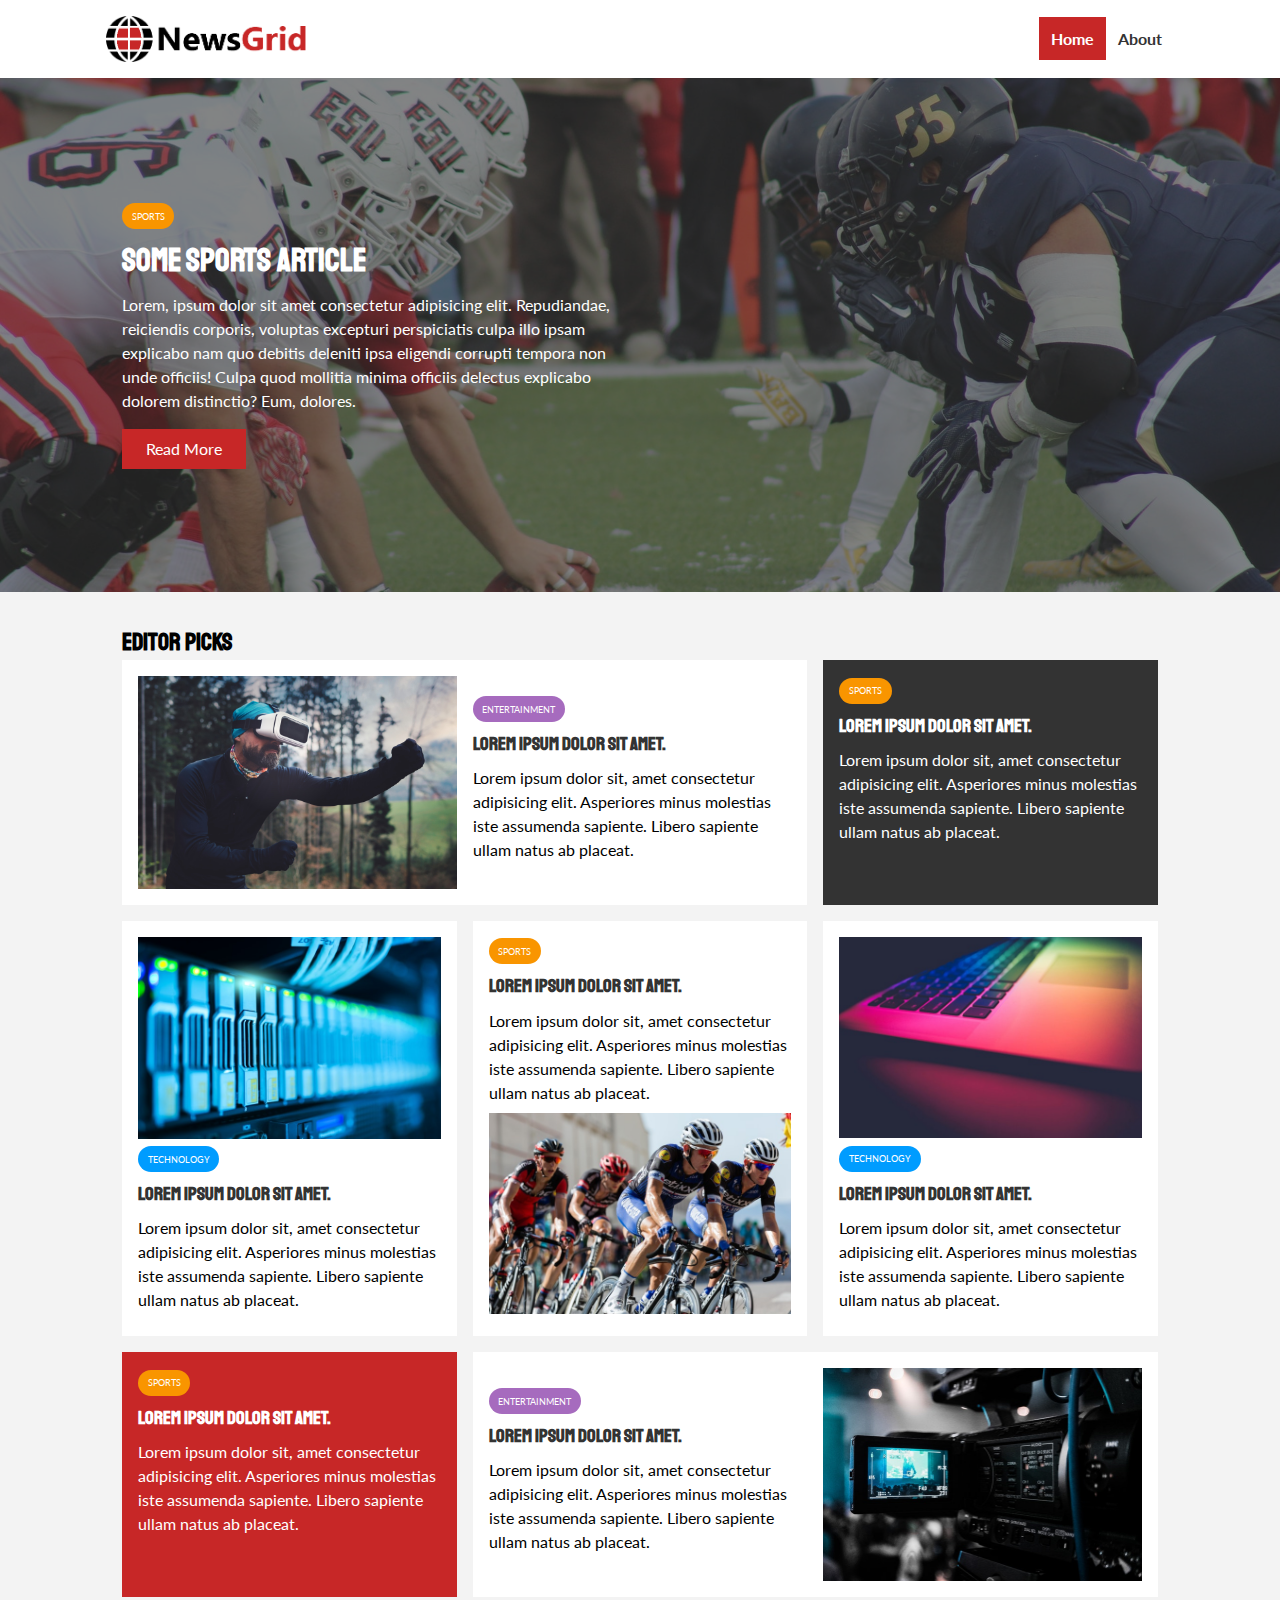
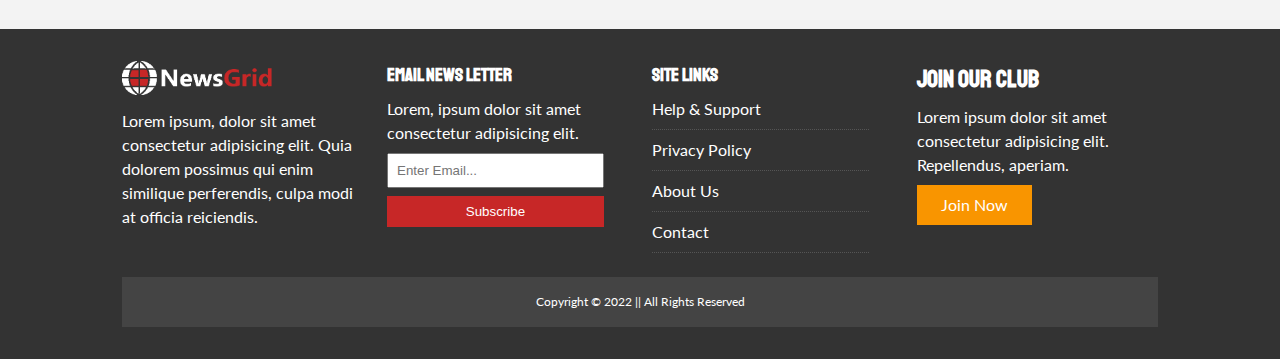
<file: index.html>
<!DOCTYPE html>
<html lang="en">
  <head>
    <meta charset="UTF-8" />
    <meta http-equiv="X-UA-Compatible" content="IE=edge" />
    <meta name="viewport" content="width=device-width, initial-scale=1.0" />
    <link
      rel="stylesheet"
      href="https://use.fontawesome.com/releases/v5.6.3/css/all.css"
      integrity="sha384-UHRtZLI+pbxtHCWp1t77Bi1L4ZtiqrqD80Kn4Z8NTSRyMA2Fd33n5dQ8lWUE00s/"
      crossorigin="anonymous"
    />
    <link
      href="https://fonts.googleapis.com/css?family=Lato|Staatliches"
      rel="stylesheet"
    />
    <link rel="stylesheet" href="./css/style.css" />
    <link
      rel="stylesheet"
      href="./css/mobile.css"
      media="screen and (max-width:768px)"
    />
    <link rel="shortcut icon" type="image/x-icon" href="favicon.ico" />
    <title>News Grid | Latest News</title>
  </head>
  <body>
    <nav id="main-nav">
      <div class="container">
        <img src="img/logo.png" alt="NewsGrid" class="logo" />
        <div class="social">
          <a href="http://facebook.com" target="_blank"
            ><i class="fab fa-facebook fa-2x"></i
          ></a>
          <a href="http://twitter.com" target="_blank"
            ><i class="fab fa-twitter fa-2x"></i
          ></a>
          <a href="http://instagram.com" target="_blank"
            ><i class="fab fa-instagram fa-2x"></i
          ></a>
          <a href="http://youtube.com" target="_blank"
            ><i class="fab fa-youtube fa-2x"></i
          ></a>
        </div>
        <ul>
          <li><a class="current" href="index.html">Home</a></li>
          <li><a href="about.html">About</a></li>
        </ul>
      </div>
    </nav>

    <!--Showcase-->
    <header id="showcase">
      <div class="container">
        <div class="showcase-container">
          <div class="showcase-content">
            <div class="category category-sports">Sports</div>
            <h1>Some Sports Article</h1>
            <p>
              Lorem, ipsum dolor sit amet consectetur adipisicing elit.
              Repudiandae, reiciendis corporis, voluptas excepturi perspiciatis
              culpa illo ipsam explicabo nam quo debitis deleniti ipsa eligendi
              corrupti tempora non unde officiis! Culpa quod mollitia minima
              officiis delectus explicabo dolorem distinctio? Eum, dolores.
            </p>
            <a href="article.html" class="btn btn-primary">Read More</a>
          </div>
        </div>
      </div>
    </header>

    <!-- Home Articles -->
    <section id="home-articles" class="py-2">
      <div class="container">
        <h2>Editor Picks</h2>
        <div class="articles-container">
          <article class="card">
            <!-- This will be a grid container -->
            <img src="./img/articles/ent1.jpg" alt="" />
            <!-- One Grid Item -->
            <div>
              <div class="category category-ent">Entertainment</div>
              <h3><a href="article.html">Lorem ipsum dolor sit amet.</a></h3>
              <p>
                Lorem ipsum dolor sit, amet consectetur adipisicing elit.
                Asperiores minus molestias iste assumenda sapiente. Libero
                sapiente ullam natus ab placeat.
              </p>
            </div>
          </article>

          <article class="card bg-dark">
            <div class="category category-sports">Sports</div>
            <h3><a href="article.html">Lorem ipsum dolor sit amet.</a></h3>
            <p>
              Lorem ipsum dolor sit, amet consectetur adipisicing elit.
              Asperiores minus molestias iste assumenda sapiente. Libero
              sapiente ullam natus ab placeat.
            </p>
          </article>

          <article class="card">
            <!-- This will be a grid container -->
            <img src="./img/articles/tech1.jpg" alt="" />
            <!-- One Grid Item -->
            <div class="category category-tech">Technology</div>
            <h3><a href="article.html">Lorem ipsum dolor sit amet.</a></h3>
            <p>
              Lorem ipsum dolor sit, amet consectetur adipisicing elit.
              Asperiores minus molestias iste assumenda sapiente. Libero
              sapiente ullam natus ab placeat.
            </p>
          </article>

          <article class="card">
            <div class="category category-sports">Sports</div>
            <h3><a href="article.html">Lorem ipsum dolor sit amet.</a></h3>
            <p>
              Lorem ipsum dolor sit, amet consectetur adipisicing elit.
              Asperiores minus molestias iste assumenda sapiente. Libero
              sapiente ullam natus ab placeat.
            </p>
            <img src="./img/articles/sports1.jpg" alt="" />
          </article>

          <article class="card">
            <!-- This will be a grid container -->
            <img src="./img/articles/tech2.jpg" alt="" />
            <!-- One Grid Item -->
            <div class="category category-tech">Technology</div>
            <h3><a href="article.html">Lorem ipsum dolor sit amet.</a></h3>
            <p>
              Lorem ipsum dolor sit, amet consectetur adipisicing elit.
              Asperiores minus molestias iste assumenda sapiente. Libero
              sapiente ullam natus ab placeat.
            </p>
          </article>

          <article class="card bg-primary">
            <div class="category category-sports">Sports</div>
            <h3><a href="article.html">Lorem ipsum dolor sit amet.</a></h3>
            <p>
              Lorem ipsum dolor sit, amet consectetur adipisicing elit.
              Asperiores minus molestias iste assumenda sapiente. Libero
              sapiente ullam natus ab placeat.
            </p>
          </article>

          <article class="card">
            <!-- This will be a grid container -->

            <!-- One Grid Item -->
            <div>
              <div class="category category-ent">Entertainment</div>
              <h3><a href="article.html">Lorem ipsum dolor sit amet.</a></h3>
              <p>
                Lorem ipsum dolor sit, amet consectetur adipisicing elit.
                Asperiores minus molestias iste assumenda sapiente. Libero
                sapiente ullam natus ab placeat.
              </p>
            </div>
            <img src="./img/articles/ent2.jpg" alt="" />
          </article>
        </div>
      </div>
    </section>

    <!-- Footer -->
    <footer id="main-footer" class="py-2">
      <div class="container footer-container">
        <div>
          <img src="./img/logo_light.png" alt="News Grid" />
          <p>
            Lorem ipsum, dolor sit amet consectetur adipisicing elit. Quia
            dolorem possimus qui enim similique perferendis, culpa modi at
            officia reiciendis.
          </p>
        </div>

        <div>
          <h3>Email News Letter</h3>
          <p>Lorem, ipsum dolor sit amet consectetur adipisicing elit.</p>
          <form>
            <input type="email" placeholder="Enter Email..." />
            <input type="submit" value="Subscribe" class="btn btn-primary" />
          </form>
        </div>

        <div>
          <h3>Site Links</h3>
          <ul class="list">
            <li><a href="#">Help & Support</a></li>
            <li><a href="#">Privacy Policy</a></li>
            <li><a href="#">About Us</a></li>
            <li><a href="#">Contact</a></li>
          </ul>
        </div>

        <div>
          <h2>Join Our Club</h2>
          <p>
            Lorem ipsum dolor sit amet consectetur adipisicing elit.
            Repellendus, aperiam.
          </p>
          <a href="#" class="btn btn-secondary">Join Now</a>
        </div>

        <div>
          <p>Copyright &copy; 2022 || All Rights Reserved</p>
        </div>
      </div>
    </footer>
  </body>
</html>
</file>
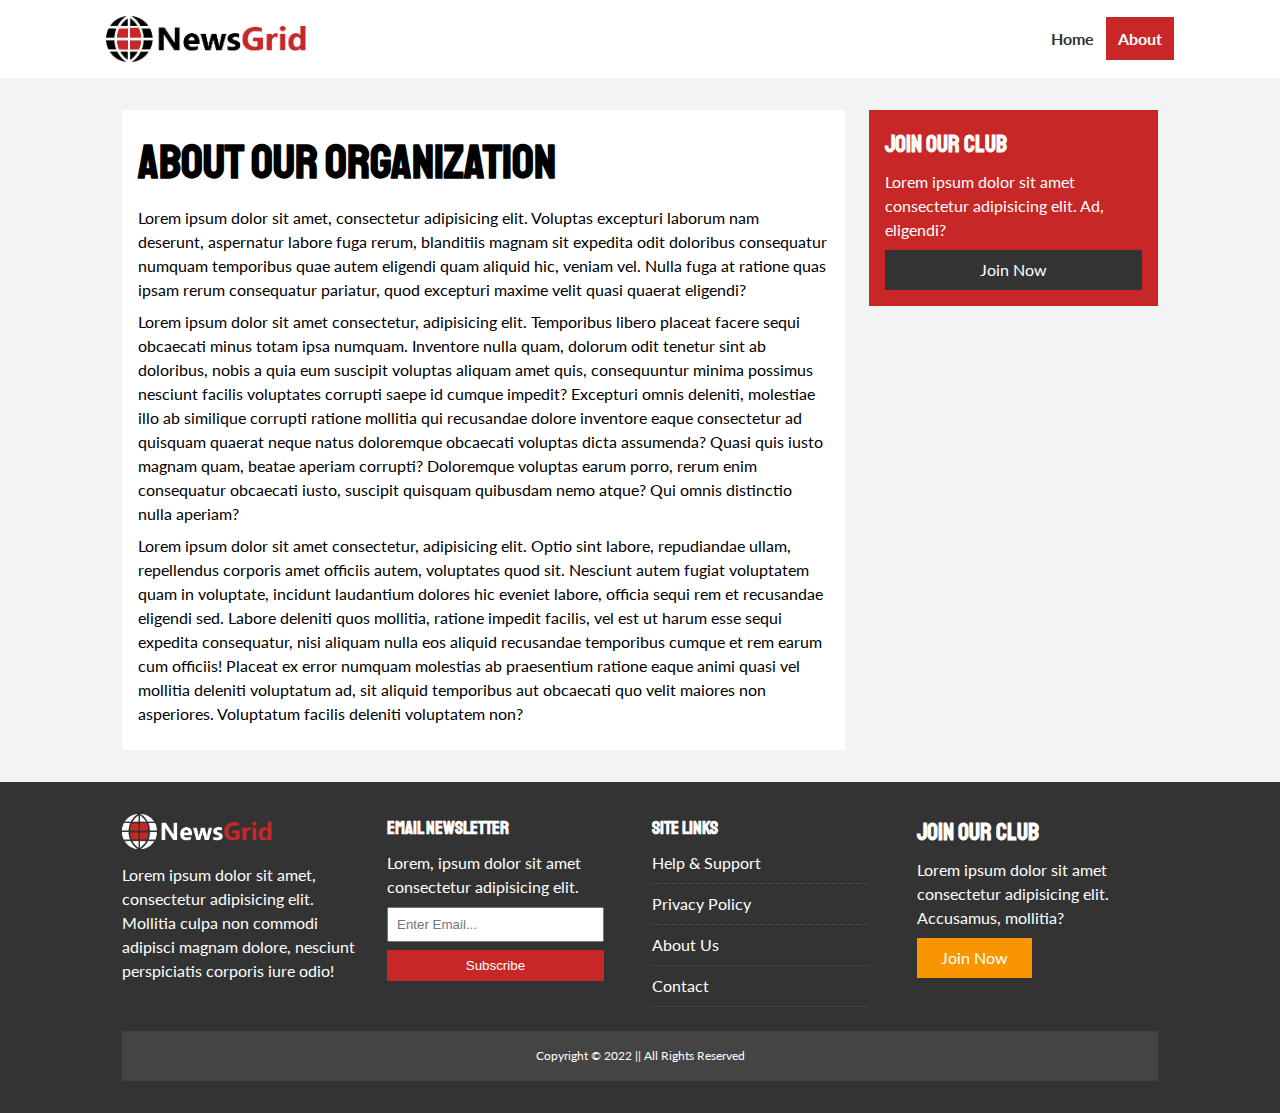
<file: about.html>
<!DOCTYPE html>
<html lang="en">
  <head>
    <meta charset="UTF-8" />
    <meta http-equiv="X-UA-Compatible" content="IE=edge" />
    <meta name="viewport" content="width=device-width, initial-scale=1.0" />
    <link
      rel="stylesheet"
      href="https://use.fontawesome.com/releases/v5.6.3/css/all.css"
      integrity="sha384-UHRtZLI+pbxtHCWp1t77Bi1L4ZtiqrqD80Kn4Z8NTSRyMA2Fd33n5dQ8lWUE00s/"
      crossorigin="anonymous"
    />
    <link
      href="https://fonts.googleapis.com/css?family=Lato|Staatliches"
      rel="stylesheet"
    />
    <link rel="stylesheet" href="./css/style.css" />
    <link
      rel="stylesheet"
      href="./css/mobile.css"
      media="screen and (max-width:768px)"
    />
    <link rel="shortcut icon" type="image/x-icon" href="favicon.ico" />
    <title>News Grid | About</title>
  </head>
  <body>
    <nav id="main-nav">
      <div class="container">
        <img src="img/logo.png" alt="NewsGrid" class="logo" />
        <div class="social">
          <a href="http://facebook.com" target="_blank"
            ><i class="fab fa-facebook fa-2x"></i
          ></a>
          <a href="http://twitter.com" target="_blank"
            ><i class="fab fa-twitter fa-2x"></i
          ></a>
          <a href="http://instagram.com" target="_blank"
            ><i class="fab fa-instagram fa-2x"></i
          ></a>
          <a href="http://youtube.com" target="_blank"
            ><i class="fab fa-youtube fa-2x"></i
          ></a>
        </div>
        <ul>
          <li><a href="index.html">Home</a></li>
          <li><a class="current" href="about.html">About</a></li>
        </ul>
      </div>
    </nav>

    <section id="about">
      <div class="container">
        <div class="page-container">
          <article class="card">
            <h1 class="l-heading">About Our Organization</h1>
            <p>
              Lorem ipsum dolor sit amet, consectetur adipisicing elit. Voluptas
              excepturi laborum nam deserunt, aspernatur labore fuga rerum,
              blanditiis magnam sit expedita odit doloribus consequatur numquam
              temporibus quae autem eligendi quam aliquid hic, veniam vel. Nulla
              fuga at ratione quas ipsam rerum consequatur pariatur, quod
              excepturi maxime velit quasi quaerat eligendi?
            </p>
            <p>
              Lorem ipsum dolor sit amet consectetur, adipisicing elit.
              Temporibus libero placeat facere sequi obcaecati minus totam ipsa
              numquam. Inventore nulla quam, dolorum odit tenetur sint ab
              doloribus, nobis a quia eum suscipit voluptas aliquam amet quis,
              consequuntur minima possimus nesciunt facilis voluptates corrupti
              saepe id cumque impedit? Excepturi omnis deleniti, molestiae illo
              ab similique corrupti ratione mollitia qui recusandae dolore
              inventore eaque consectetur ad quisquam quaerat neque natus
              doloremque obcaecati voluptas dicta assumenda? Quasi quis iusto
              magnam quam, beatae aperiam corrupti? Doloremque voluptas earum
              porro, rerum enim consequatur obcaecati iusto, suscipit quisquam
              quibusdam nemo atque? Qui omnis distinctio nulla aperiam?
            </p>
            <p>
              Lorem ipsum dolor sit amet consectetur, adipisicing elit. Optio
              sint labore, repudiandae ullam, repellendus corporis amet officiis
              autem, voluptates quod sit. Nesciunt autem fugiat voluptatem quam
              in voluptate, incidunt laudantium dolores hic eveniet labore,
              officia sequi rem et recusandae eligendi sed. Labore deleniti quos
              mollitia, ratione impedit facilis, vel est ut harum esse sequi
              expedita consequatur, nisi aliquam nulla eos aliquid recusandae
              temporibus cumque et rem earum cum officiis! Placeat ex error
              numquam molestias ab praesentium ratione eaque animi quasi vel
              mollitia deleniti voluptatum ad, sit aliquid temporibus aut
              obcaecati quo velit maiores non asperiores. Voluptatum facilis
              deleniti voluptatem non?
            </p>
          </article>

          <aside class="card bg-primary">
            <h2>Join Our Club</h2>
            <p>
              Lorem ipsum dolor sit amet consectetur adipisicing elit. Ad,
              eligendi?
            </p>
            <a href="#" class="btn btn-dark btn-block">Join Now</a>
          </aside>
        </div>
      </div>
    </section>

    <!-- Footer -->
    <footer id="main-footer" class="py-2">
      <div class="container footer-container">
        <div>
          <img src="./img/logo_light.png" alt="NewsGrid" />
          <p>
            Lorem ipsum dolor sit amet, consectetur adipisicing elit. Mollitia
            culpa non commodi adipisci magnam dolore, nesciunt perspiciatis
            corporis iure odio!
          </p>
        </div>

        <div>
          <h3>EMAIL NEWSLETTER</h3>
          <p>Lorem, ipsum dolor sit amet consectetur adipisicing elit.</p>
          <form>
            <input type="email" placeholder="Enter Email..." id="email" />
            <input type="submit" value="Subscribe" class="btn btn-primary" />
          </form>
        </div>

        <div>
          <h3>SITE LINKS</h3>
          <ul class="list">
            <li><a href="#">Help & Support</a></li>
            <li><a href="#">Privacy Policy</a></li>
            <li><a href="#">About Us</a></li>
            <li><a href="#">Contact</a></li>
          </ul>
        </div>

        <div>
          <h2>Join Our Club</h2>
          <p>
            Lorem ipsum dolor sit amet consectetur adipisicing elit. Accusamus,
            mollitia?
          </p>
          <a href="#" class="btn btn-secondary">Join Now</a>
        </div>

        <div>
          <p>Copyright &copy; 2022 || All Rights Reserved</p>
        </div>
      </div>
    </footer>
  </body>
</html>
</file>
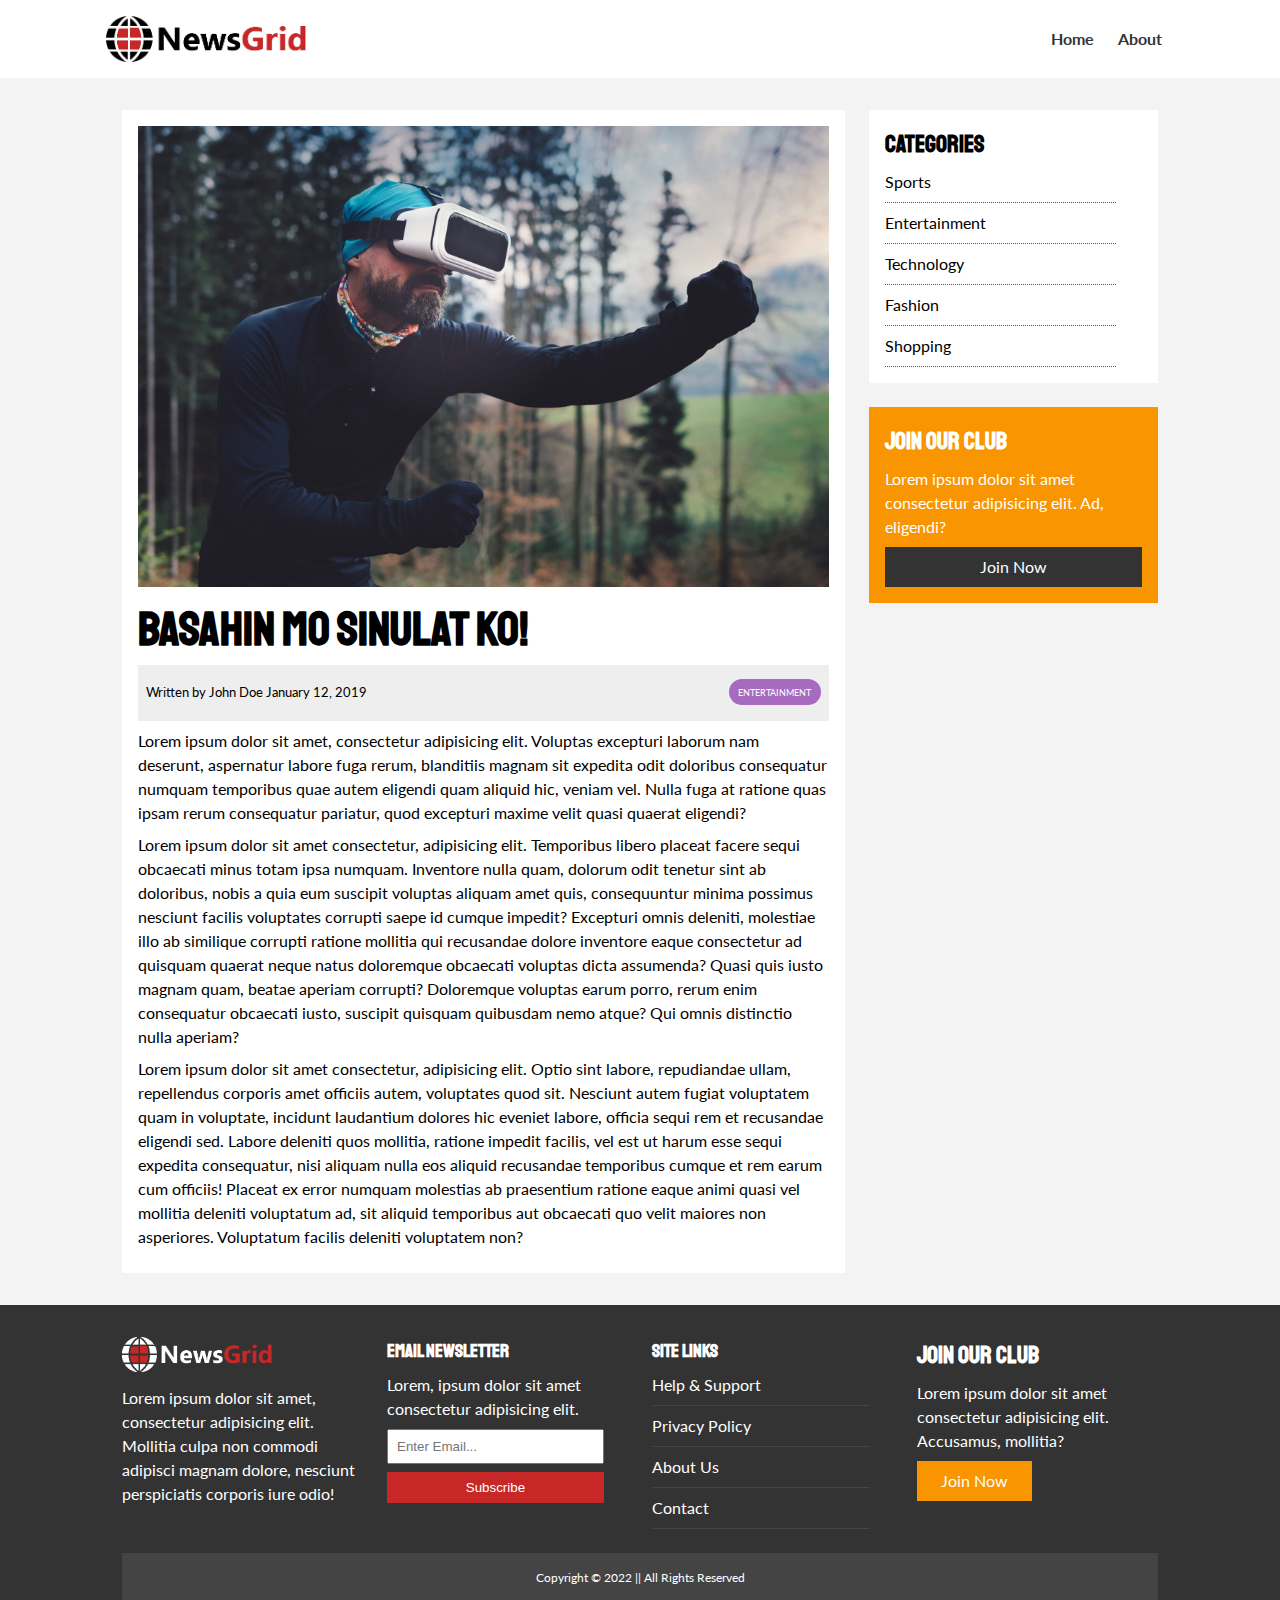
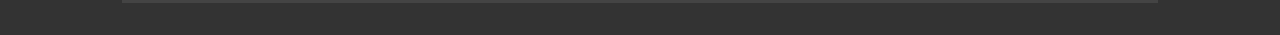
<file: article.html>
<!DOCTYPE html>
<html lang="en">
  <head>
    <meta charset="UTF-8" />
    <meta http-equiv="X-UA-Compatible" content="IE=edge" />
    <meta name="viewport" content="width=device-width, initial-scale=1.0" />
    <link
      rel="stylesheet"
      href="https://use.fontawesome.com/releases/v5.6.3/css/all.css"
      integrity="sha384-UHRtZLI+pbxtHCWp1t77Bi1L4ZtiqrqD80Kn4Z8NTSRyMA2Fd33n5dQ8lWUE00s/"
      crossorigin="anonymous"
    />
    <link
      href="https://fonts.googleapis.com/css?family=Lato|Staatliches"
      rel="stylesheet"
    />
    <link rel="stylesheet" href="./css/style.css" />
    <link
      rel="stylesheet"
      href="./css/mobile.css"
      media="screen and (max-width:768px)"
    />
    <link rel="shortcut icon" type="image/x-icon" href="favicon.ico" />
    <title>News Grid | About</title>
  </head>
  <body>
    <nav id="main-nav">
      <div class="container">
        <img src="img/logo.png" alt="NewsGrid" class="logo" />
        <div class="social">
          <a href="http://facebook.com" target="_blank"
            ><i class="fab fa-facebook fa-2x"></i
          ></a>
          <a href="http://twitter.com" target="_blank"
            ><i class="fab fa-twitter fa-2x"></i
          ></a>
          <a href="http://instagram.com" target="_blank"
            ><i class="fab fa-instagram fa-2x"></i
          ></a>
          <a href="http://youtube.com" target="_blank"
            ><i class="fab fa-youtube fa-2x"></i
          ></a>
        </div>
        <ul>
          <li><a href="index.html">Home</a></li>
          <li><a href="about.html">About</a></li>
        </ul>
      </div>
    </nav>

    <section id="article">
      <div class="container">
        <div class="page-container">
          <article class="card">
            <img src="./img/articles/ent1.jpg" alt="" />
            <h1 class="l-heading">Basahin mo sinulat ko!</h1>
            <div class="meta">
              <small>
                <i class="fas fa-user"></i>Written by John Doe January 12, 2019
              </small>
              <div class="category category-ent">Entertainment</div>
            </div>
            <p>
              Lorem ipsum dolor sit amet, consectetur adipisicing elit. Voluptas
              excepturi laborum nam deserunt, aspernatur labore fuga rerum,
              blanditiis magnam sit expedita odit doloribus consequatur numquam
              temporibus quae autem eligendi quam aliquid hic, veniam vel. Nulla
              fuga at ratione quas ipsam rerum consequatur pariatur, quod
              excepturi maxime velit quasi quaerat eligendi?
            </p>
            <p>
              Lorem ipsum dolor sit amet consectetur, adipisicing elit.
              Temporibus libero placeat facere sequi obcaecati minus totam ipsa
              numquam. Inventore nulla quam, dolorum odit tenetur sint ab
              doloribus, nobis a quia eum suscipit voluptas aliquam amet quis,
              consequuntur minima possimus nesciunt facilis voluptates corrupti
              saepe id cumque impedit? Excepturi omnis deleniti, molestiae illo
              ab similique corrupti ratione mollitia qui recusandae dolore
              inventore eaque consectetur ad quisquam quaerat neque natus
              doloremque obcaecati voluptas dicta assumenda? Quasi quis iusto
              magnam quam, beatae aperiam corrupti? Doloremque voluptas earum
              porro, rerum enim consequatur obcaecati iusto, suscipit quisquam
              quibusdam nemo atque? Qui omnis distinctio nulla aperiam?
            </p>
            <p>
              Lorem ipsum dolor sit amet consectetur, adipisicing elit. Optio
              sint labore, repudiandae ullam, repellendus corporis amet officiis
              autem, voluptates quod sit. Nesciunt autem fugiat voluptatem quam
              in voluptate, incidunt laudantium dolores hic eveniet labore,
              officia sequi rem et recusandae eligendi sed. Labore deleniti quos
              mollitia, ratione impedit facilis, vel est ut harum esse sequi
              expedita consequatur, nisi aliquam nulla eos aliquid recusandae
              temporibus cumque et rem earum cum officiis! Placeat ex error
              numquam molestias ab praesentium ratione eaque animi quasi vel
              mollitia deleniti voluptatum ad, sit aliquid temporibus aut
              obcaecati quo velit maiores non asperiores. Voluptatum facilis
              deleniti voluptatem non?
            </p>
          </article>

          <aside id="categories" class="card">
            <h2>Categories</h2>
            <ul class="list">
              <li><i class="fas fa-chevron-right"></i> Sports</li>
              <li><i class="fas fa-chevron-right"></i> Entertainment</li>
              <li><i class="fas fa-chevron-right"></i> Technology</li>
              <li><i class="fas fa-chevron-right"></i> Fashion</li>
              <li><i class="fas fa-chevron-right"></i> Shopping</li>
            </ul>
          </aside>

          <aside class="card bg-secondary">
            <h2>Join Our Club</h2>
            <p>
              Lorem ipsum dolor sit amet consectetur adipisicing elit. Ad,
              eligendi?
            </p>
            <a href="#" class="btn btn-dark btn-block">Join Now</a>
          </aside>
        </div>
      </div>
    </section>

    <!-- Footer -->
    <footer id="main-footer" class="py-2">
      <div class="container footer-container">
        <div>
          <img src="./img/logo_light.png" alt="NewsGrid" />
          <p>
            Lorem ipsum dolor sit amet, consectetur adipisicing elit. Mollitia
            culpa non commodi adipisci magnam dolore, nesciunt perspiciatis
            corporis iure odio!
          </p>
        </div>

        <div>
          <h3>EMAIL NEWSLETTER</h3>
          <p>Lorem, ipsum dolor sit amet consectetur adipisicing elit.</p>
          <form>
            <input type="email" placeholder="Enter Email..." id="email" />
            <input type="submit" value="Subscribe" class="btn btn-primary" />
          </form>
        </div>

        <div>
          <h3>SITE LINKS</h3>
          <ul class="list">
            <li><a href="#">Help & Support</a></li>
            <li><a href="#">Privacy Policy</a></li>
            <li><a href="#">About Us</a></li>
            <li><a href="#">Contact</a></li>
          </ul>
        </div>

        <div>
          <h2>Join Our Club</h2>
          <p>
            Lorem ipsum dolor sit amet consectetur adipisicing elit. Accusamus,
            mollitia?
          </p>
          <a href="#" class="btn btn-secondary">Join Now</a>
        </div>

        <div>
          <p>Copyright &copy; 2022 || All Rights Reserved</p>
        </div>
      </div>
    </footer>
  </body>
</html>
</file>
<file: css/style.css>
:root {
  --primary-color: #c72727;
  --secondary-color: #f99500;
  --light-color: #f3f3f3;
  --dark-color: #333;
  --max-width: 1100px;
}

.category {
  --sports-color: #f99500;
  --ent-color: #a66bbe;
  --tech-color: #009cff;
}

* {
  margin: 0;
  padding: 0;
  box-sizing: border-box;
}

body {
  font-family: "Lato", sans-serif;
  line-height: 1.5;
  background: var(--light-color);
}

a {
  color: #333;
  text-decoration: none;
}

ul {
  list-style: none;
}

p {
  margin: 0.5rem 0;
}

img {
  width: 100%;
}

h1,
h2,
h3,
h4,
h5,
h6 {
  font-family: "Staatliches", cursive;
  margin-bottom: auto;
}

/* Utility */
.container {
  max-width: var(--max-width);
  margin: auto;
  padding: 0 2rem;
  overflow: hidden;
}

.category {
  display: inline-block;
  color: #fff;
  font-size: 0.55rem;
  text-transform: uppercase;
  padding: 0.4rem 0.6rem;
  border-radius: 15px;
  margin-bottom: 0.5rem;
}

.category-sports {
  background: var(--sports-color);
}

.category-ent {
  background: var(--ent-color);
}

.category-tech {
  background: var(--tech-color);
}

.btn {
  display: inline-block;
  border: none;
  background: var(--primary-color);
  color: #fff;
  padding: 0.5rem 1.5rem;
}

.btn-light {
  background: var(--light-color);
}

.btn-primary {
  background: var(--primary-color);
}

.btn-secondary {
  background: var(--secondary-color);
}

.btn-block {
  display: block;
  width: 100%;
  text-align: center;
}

.btn:hover {
  opacity: 0.9;
}

.card {
  background: #fff;
  padding: 1rem;
}

.bg-dark,
.btn-dark {
  background: var(--dark-color);
  color: #fff;
}

.bg-primary {
  background: var(--primary-color);
  color: #fff;
}

.bg-secondary {
  background: var(--secondary-color);
  color: #fff;
}

.py-1 {
  padding: 1.5rem 0;
}

.py-2 {
  padding: 2rem 0;
}

.py-3 {
  padding: 3rem 0;
}

.p-1 {
  padding: 1.5rem;
}

.p-2 {
  padding: 2rem;
}

.p-3 {
  padding: 3rem;
}

.l-heading {
  font-size: 3rem;
}

.bg-dark h1,
.bg-dark h2,
.bg-dark h3,
.bg-dark a,
.bg-primary h1,
.bg-primary h2,
.bg-primary h3,
.bg-primary a,
.bg-secondary h1,
.bg-secondary h2,
.bg-secondary h3,
.bg-secondary a {
  color: #fff;
}

.list li {
  padding: 0.5rem 0;
  border-bottom: #555 dotted 1px;
  width: 90%;
}

.list li a:hover {
  color: var(--primary-color) !important;
}

/* Inner page grid container */
.page-container {
  display: grid;
  grid-template-columns: 5fr 2fr;
  margin: 2rem 0;
  grid-gap: 1.5rem;
}

.page-container > *:first-child {
  grid-row: 1 / span 3;
}

/* Navigation */
#main-nav {
  background: #fff;
  position: sticky;
  top: 0;
  z-index: 2;
}

#main-nav .container {
  display: grid;
  grid-template-columns: 6fr 3fr 2fr;
  padding: 1rem;
  align-items: center;
}

#main-nav .logo {
  width: 200px;
}

#main-nav ul {
  justify-self: end;
  display: flex;
}

#main-nav ul li a {
  padding: 0.75rem;
  font-weight: bold;
}

#main-nav ul li a.current {
  background: var(--primary-color);
  color: #fff;
}

#main-nav ul li a:hover {
  background: var(--light-color);
  color: var(--dark-color);
}

#main-nav .social {
  justify-self: center;
}

#main-nav .social i {
  color: #777;
  margin-right: 0.5rem;
}

/* Showcase */
#showcase {
  color: #fff;
  background: #333;
  padding: 2rem;
  position: relative;
}

#showcase:before {
  content: "";
  background: url("../img/featured.jpg") no-repeat center center/cover;
  position: absolute;
  top: 0;
  left: 0;
  width: 100%;
  height: 100%;
  opacity: 0.4;
}

#showcase .showcase-container {
  display: grid;
  grid-template-columns: repeat(2, 1fr);
  justify-content: center;
  align-items: center;
  height: 50vh;
}

#showcase .showcase-content {
  z-index: 1;
}

#showcase .showcase-content p {
  margin-bottom: 1rem;
}

/* Home Articles */
#home-articles .articles-container {
  display: grid;
  grid-template-columns: repeat(3, 1fr);
  grid-gap: 1rem;
}

/* #home-articles .articles-container article:first-child */
#home-articles .articles-container > *:first-child,
#home-articles .articles-container > *:last-child {
  display: grid;
  grid-template-columns: repeat(2, 1fr);
  grid-gap: 1rem;
  align-items: center;
  grid-column: 1 / span 2;
}

#home-articles .articles-container > *:last-child {
  grid-column: 2 / span 2;
}

#article .meta {
  display: flex;
  justify-content: space-between;
  align-items: center;
  background: #eee;
  padding: 0.5rem;
}

#article .meta .category {
  margin-top: 0.4rem;
}

/* Footer */
#main-footer {
  background: var(--dark-color);
  color: #fff;
}

#main-footer img {
  width: 150px;
}

#main-footer a {
  color: #fff;
}

#main-footer .footer-container {
  display: grid;
  grid-template-columns: repeat(4, 1fr);
  grid-gap: 1.5rem;
}

#main-footer .footer-container > *:last-child {
  background: #444;
  grid-column: 1 / span 4;
  padding: 0.5rem;
  text-align: center;
  font-size: 0.75rem;
}

#main-footer .footer-container input[type="email"] {
  width: 90%;
  padding: 0.5rem;
  margin-bottom: 0.5rem;
}

#main-footer .footer-container input[type="submit"] {
  width: 90%;
}
</file>
<file: css/mobile.css>
/* #main-nav .container,
#home-articles .articles-container,
#showcase .showcase-container,
#home-articles .articles-container > *:first-child,
#home-articles .articles-container > *:last-child,
.page-container,
.page-container .l-heading,
.page-container > *:first-child,
#main-footer .footer-container,
#main-footer .footer-container > *:last-child,
#main-footer .footer-container > *:last-child {
  grid-column: 1 / span 1;
  grid-template-columns: repeat(1, auto);
  justify-content: center;
}

#main-nav ul {
  padding: 20px;
} */

/* MObile css ni sir */

#main-nav .social {
  display: none;
}

#main-nav .container {
  grid-template-columns: 1fr;
  grid-gap: 1.2rem;
}

#main-nav ul,
#main-nav .logo {
  justify-self: center;
}

#main-nav ul li a {
  padding: 0.5rem;
}

#home-articles .articles-container {
  grid-template-columns: repeat(2, 1fr);
}

#home-articles .articles-container > *:first-child,
#home-articles .articles-container > *:last-child {
  grid-template-columns: 1fr;
  grid-column: 1;
}

@media (max-width: 600px) {
  #showcase .showcase-container,
  #home-articles .articles-container,
  #main-footer .footer-container {
    grid-template-columns: 1fr;
  }

  #main-footer .footer-container > * {
    grid-column: 1;
  }
  .page-container {
    grid-template-columns: 1fr;
    text-align: center;
  }

  .l-heading {
    font-size: 2rem;
  }
}

/* #main-nav {
  display: grid;
  grid-template-columns: repeat(1, auto);
  text-align: center;
}

#main-nav .container {
  display: grid;
  grid-template-columns: repeat(1, auto);
  text-align: center;
}

#showcase {
  display: grid;
  grid-template-columns: repeat(1, auto);
}

#showcase .showcase-container {
  grid-template-columns: repeat(1, auto);
}

#showcase .articles-container {
  grid-template-columns: repeat(1, auto);
}

#home-articles .articles-container .article {
  grid-template-columns: repeat(1, auto);
}

#main-footer {
  display: grid;
  grid-template-columns: repeat(1, auto);
}

#main-footer .footer-container > *: {
  grid-template-columns: repeat(1, auto);
  grid-column: 1 / span 1;
}
 */
</file>
